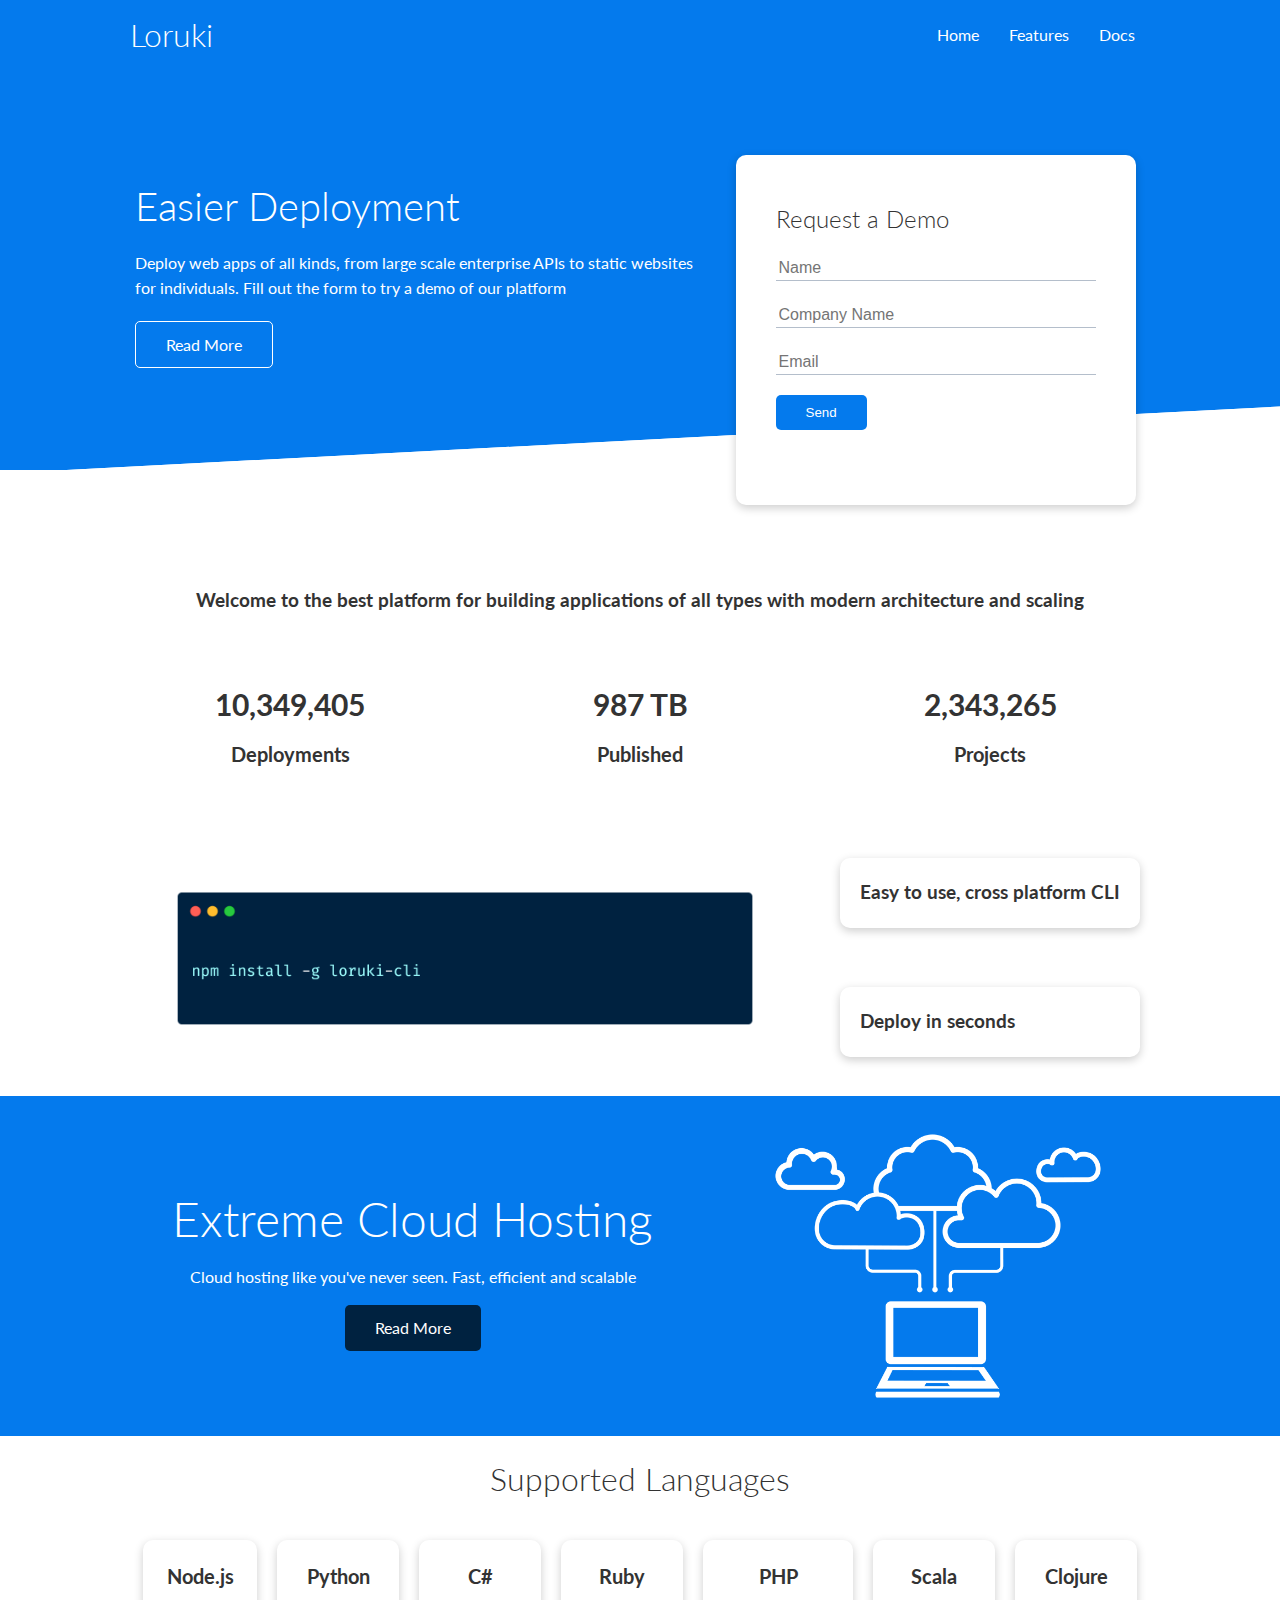
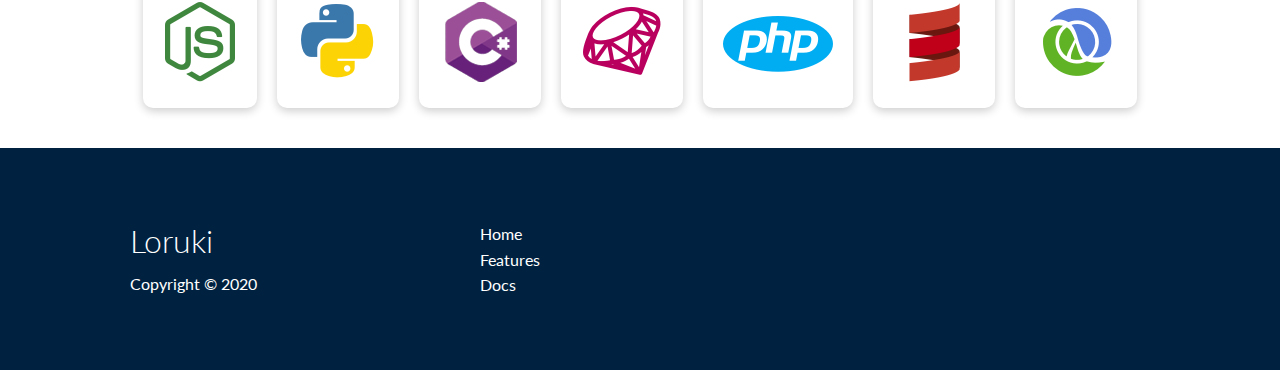
<file: index.html>
<!DOCTYPE html>
<html lang="en">

<head>
    <meta charset="UTF-8">
    <meta http-equiv="X-UA-Compatible" content="IE=edge">
    <meta name="viewport" content="width=device-width, initial-scale=1.0">
    <link rel="stylesheet" href="https://cdnjs.cloudflare.com/ajax/libs/font-awesome/5.15.3/css/all.min.css" integrity="sha512-iBBXm8fW90+nuLcSKlbmrPcLa0OT92xO1BIsZ+ywDWZCvqsWgccV3gFoRBv0z+8dLJgyAHIhR35VZc2oM/gI1w==" crossorigin="anonymous" referrerpolicy="no-referrer"
    />
    <link rel="stylesheet" href="style.css">
    <title>Loruki | Cloud Hosting For Everyone</title>


</head>

<body>
    <!-- Navbar -->
    <div class="navbar">
        <div class="container flex">
            <h1>Loruki</h1>
            <nav>
                <ul>
                    <li><a href="index.html">Home</a></li>
                    <li><a href="features.html">Features</a></li>
                    <li><a href="docs.html">Docs</a></li>
                </ul>
            </nav>
        </div>
    </div>
    <!-- showcase -->

    <section class="showcase">
        <div class="container grid">
            <div class="showcase-text">
                <h1>Easier Deployment</h1>
                <p>Deploy web apps of all kinds, from large scale enterprise APIs to static websites for individuals. Fill out the form to try a demo of our platform</p>
                <a href="#" class="btn btn-outline ">Read More</a>
            </div>

            <div class="showcase-form card">
                <h2>Request a Demo</h2>
                <form>
                    <div class="form-control">
                        <input type="text" name="name" placeholder="Name" required>
                    </div>
                    <div class="form-control">
                        <input type="text" name="company" placeholder="Company Name" required>
                    </div>
                    <div class="form-control">
                        <input type="email" name="email" placeholder="Email" required>
                    </div>
                    <div class="form-control">
                        <input type="submit" value="Send" class="btn">
                    </div>
                </form>
            </div>
        </div>
    </section>

    <!--State-->
    <section class="stats">
        <div class="container">
            <h3 class="stats-heading text-center my-1">
                Welcome to the best platform for building applications of all types with modern architecture and scaling
            </h3>

            <div class="grid grid3 text-center my-5">
                <div>
                    <i class="fas fa-server fa-3x"></i>
                    <h3>10,349,405</h3>
                    <p class="text-secondary">Deployments</p>
                </div>
                <div>
                    <i class="fas fa-upload fa-3x"></i>
                    <h3>987 TB</h3>
                    <p class="text-secondary">Published</p>
                </div>
                <div>
                    <i class="fas fa-project-diagram fa-3x"></i>
                    <h3>2,343,265</h3>
                    <p class="text-secondary">Projects</p>
                </div>
            </div>
        </div>
    </section>

    <!-- Cli -->

    <section class="cli">
        <div class="container grid">
            <img src="images/cli.png" alt="">

            <div class="card">
                <h3>Easy to use, cross platform CLI</h3>
            </div>
            <div class="card">
                <h3>Deploy in seconds
                </h3>
            </div>

        </div>
    </section>

    <!-- Cloud -->

    <section class="cloud bg-primary my-2 py-2">
        <div class="container grid">
            <div class="text-center">
                <h1 class="lg">Extreme Cloud Hosting</h1>
                <p class="ld my-1"> Cloud hosting like you've never seen. Fast, efficient and scalable</p>
                <a href="#" class="btn btn-dark">Read More</a>
            </div>
            <img src="images/cloud.png">
        </div>
    </section>

    <!-- Language -->
    <section class="language">
        <h2 class="md text-center my-2"> Supported Languages</h2>
        <div class=" container flex">
            <div class="card">
                <h4>Node.js</h4>
                <img src="images/logos/node.png" alt="">
            </div>
            <div class="card">
                <h4>Python</h4>
                <img src="images/logos/python.png" alt="">
            </div>
            <div class="card">
                <h4>C#</h4>
                <img src="images/logos/csharp.png" alt="">
            </div>
            <div class="card">
                <h4>Ruby</h4>
                <img src="images/logos/ruby.png" alt="">
            </div>
            <div class="card">
                <h4>PHP</h4>
                <img src="images/logos/php.png" alt="">
            </div>
            <div class="card">
                <h4>Scala</h4>
                <img src="images/logos/scala.png" alt="">
            </div>
            <div class="card">
                <h4>Clojure</h4>
                <img src="images/logos/clojure.png" alt="">
            </div>
        </div>
    </section>

    <!-- Footer -->
    <footer class="footer bg-dark py-5">
        <div class="container grid grid3">
            <div>
                <h1>Loruki
                </h1>
                <p>Copyright &copy; 2020</p>
            </div>
            <nav>
                <ul>
                    <li><a href="index.html">Home</a></li>
                    <li><a href="features.html">Features</a></li>
                    <li><a href="docs.html">Docs</a></li>
                </ul>
            </nav>
            <div class="social">
                <a href="#"><i class="fab fa-github fa-2x"></i></a>
                <a href="#"><i class="fab fa-facebook fa-2x"></i></a>
                <a href="#"><i class="fab fa-instagram fa-2x"></i></a>
                <a href="#"><i class="fab fa-twitter fa-2x"></i></a>
            </div>
        </div>
    </footer>


</body>

</html>
</file>
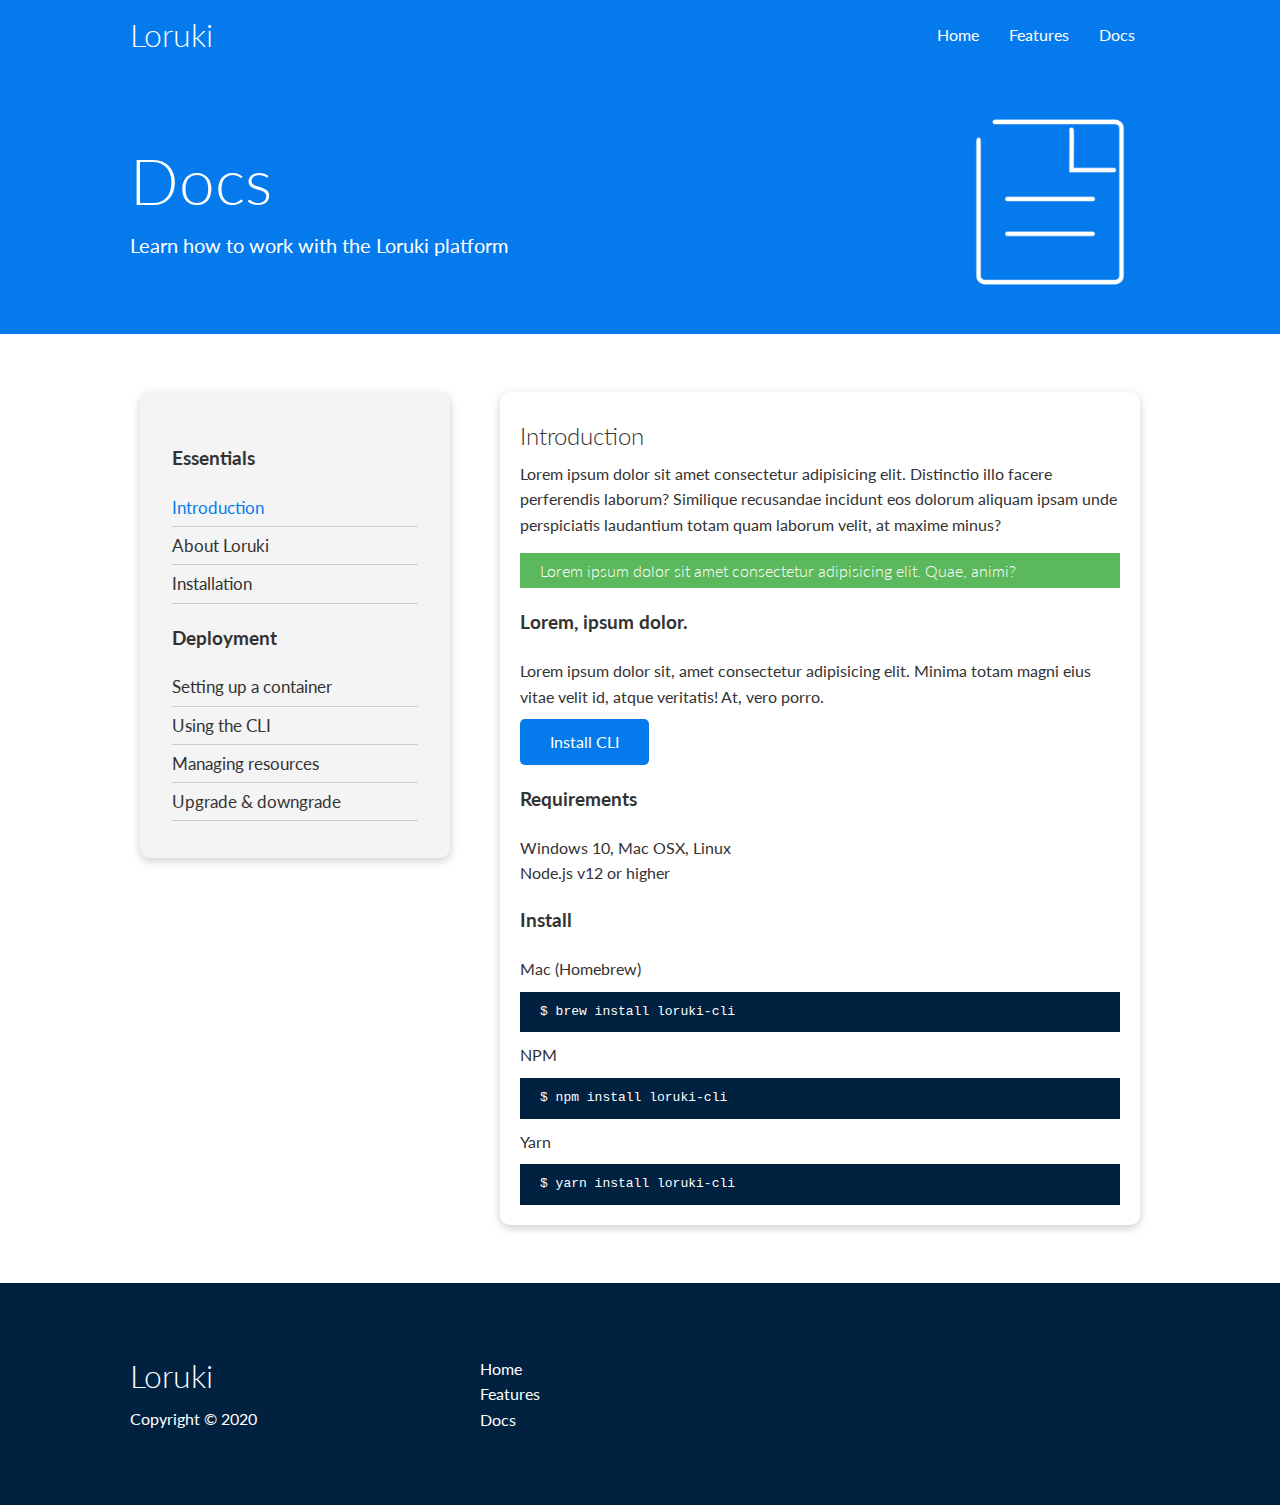
<file: docs.html>
<!DOCTYPE html>
<html lang="en">

<head>
    <meta charset="UTF-8">
    <meta http-equiv="X-UA-Compatible" content="IE=edge">
    <meta name="viewport" content="width=device-width, initial-scale=1.0">
    <link rel="stylesheet" href="https://cdnjs.cloudflare.com/ajax/libs/font-awesome/5.15.3/css/all.min.css" integrity="sha512-iBBXm8fW90+nuLcSKlbmrPcLa0OT92xO1BIsZ+ywDWZCvqsWgccV3gFoRBv0z+8dLJgyAHIhR35VZc2oM/gI1w==" crossorigin="anonymous" referrerpolicy="no-referrer"
    />
    <link rel="stylesheet" href="style.css">
    <title>Loruki | Cloud Hosting For Everyone</title>


</head>

<body>
    <!-- Navbar -->
    <div class="navbar">
        <div class="container flex">
            <h1>Loruki</h1>
            <nav>
                <ul>
                    <li><a href="index.html">Home</a></li>
                    <li><a href="features.html">Features</a></li>
                    <li><a href="docs.html">Docs</a></li>
                </ul>
            </nav>
        </div>
    </div>

    <!-- Docs -->
    <section class="docs-head bg-primary py-3">
        <div class="container grid">
            <div>
                <h1 class="xl">Docs</h1>
                <p class="lead"> Learn how to work with the Loruki platform</p>
            </div>
            <img src="images/docs.png" alt="">
        </div>
    </section>

    <!-- Docs main -->
    <section class="docs-main my-4">
        <div class="container grid">
            <div class="card bg-light p-3">
                <h3 class="my-2">Essentials</h3>
                <nav>
                    <ul>
                        <li><a class="text-primary" href="#">Introduction</a></li>
                        <li><a href="#">About Loruki</a></li>
                        <li><a href="#">Installation</a></li>
                    </ul>
                </nav>

                <h3 class="my-2">Deployment</h3>
                <nav>
                    <ul>
                        <li><a href="#">Setting up a container</a></li>
                        <li><a href="#">Using the CLI</a></li>
                        <li><a href="#">Managing resources</a></li>
                        <li><a href="#">Upgrade & downgrade</a></li>
                    </ul>
                </nav>
            </div>
            <div class="card">
                <h2>Introduction</h2>
                <p>Lorem ipsum dolor sit amet consectetur adipisicing elit. Distinctio illo facere perferendis laborum? Similique recusandae incidunt eos dolorum aliquam ipsam unde perspiciatis laudantium totam quam laborum velit, at maxime minus?</p>

                <div class="alert alert-success">
                    <i class="fas fa-info"></i> Lorem ipsum dolor sit amet consectetur adipisicing elit. Quae, animi?
                </div>

                <h3>Lorem, ipsum dolor.</h3>
                <p>Lorem ipsum dolor sit, amet consectetur adipisicing elit. Minima totam magni eius vitae velit id, atque veritatis! At, vero porro.</p>
                <a href="#" class="btn btn-primary">Install CLI</a>

                <h3>Requirements</h3>
                <ul>
                    <li>Windows 10, Mac OSX, Linux</li>
                    <li>Node.js v12 or higher</li>
                </ul>

                <h3>Install</h3>
                <p>Mac (Homebrew)</p>
                <pre><code>$ brew install loruki-cli</code></pre>
                <p>NPM</p>
                <pre><code>$ npm install loruki-cli</code></pre>
                <p>Yarn</p>
                <pre><code>$ yarn install loruki-cli</code></pre>

            </div>
        </div>
    </section>


    <!-- Footer -->
    <footer class="footer bg-dark py-5">
        <div class="container grid grid3">
            <div>
                <h1>Loruki
                </h1>
                <p>Copyright &copy; 2020</p>
            </div>
            <nav>
                <ul>
                    <li><a href="index.html">Home</a></li>
                    <li><a href="features.html">Features</a></li>
                    <li><a href="docs.html">Docs</a></li>
                </ul>
            </nav>
            <div class="social">
                <a href="#"><i class="fab fa-github fa-2x"></i></a>
                <a href="#"><i class="fab fa-facebook fa-2x"></i></a>
                <a href="#"><i class="fab fa-instagram fa-2x"></i></a>
                <a href="#"><i class="fab fa-twitter fa-2x"></i></a>
            </div>
        </div>
    </footer>


</body>

</html>
</file>
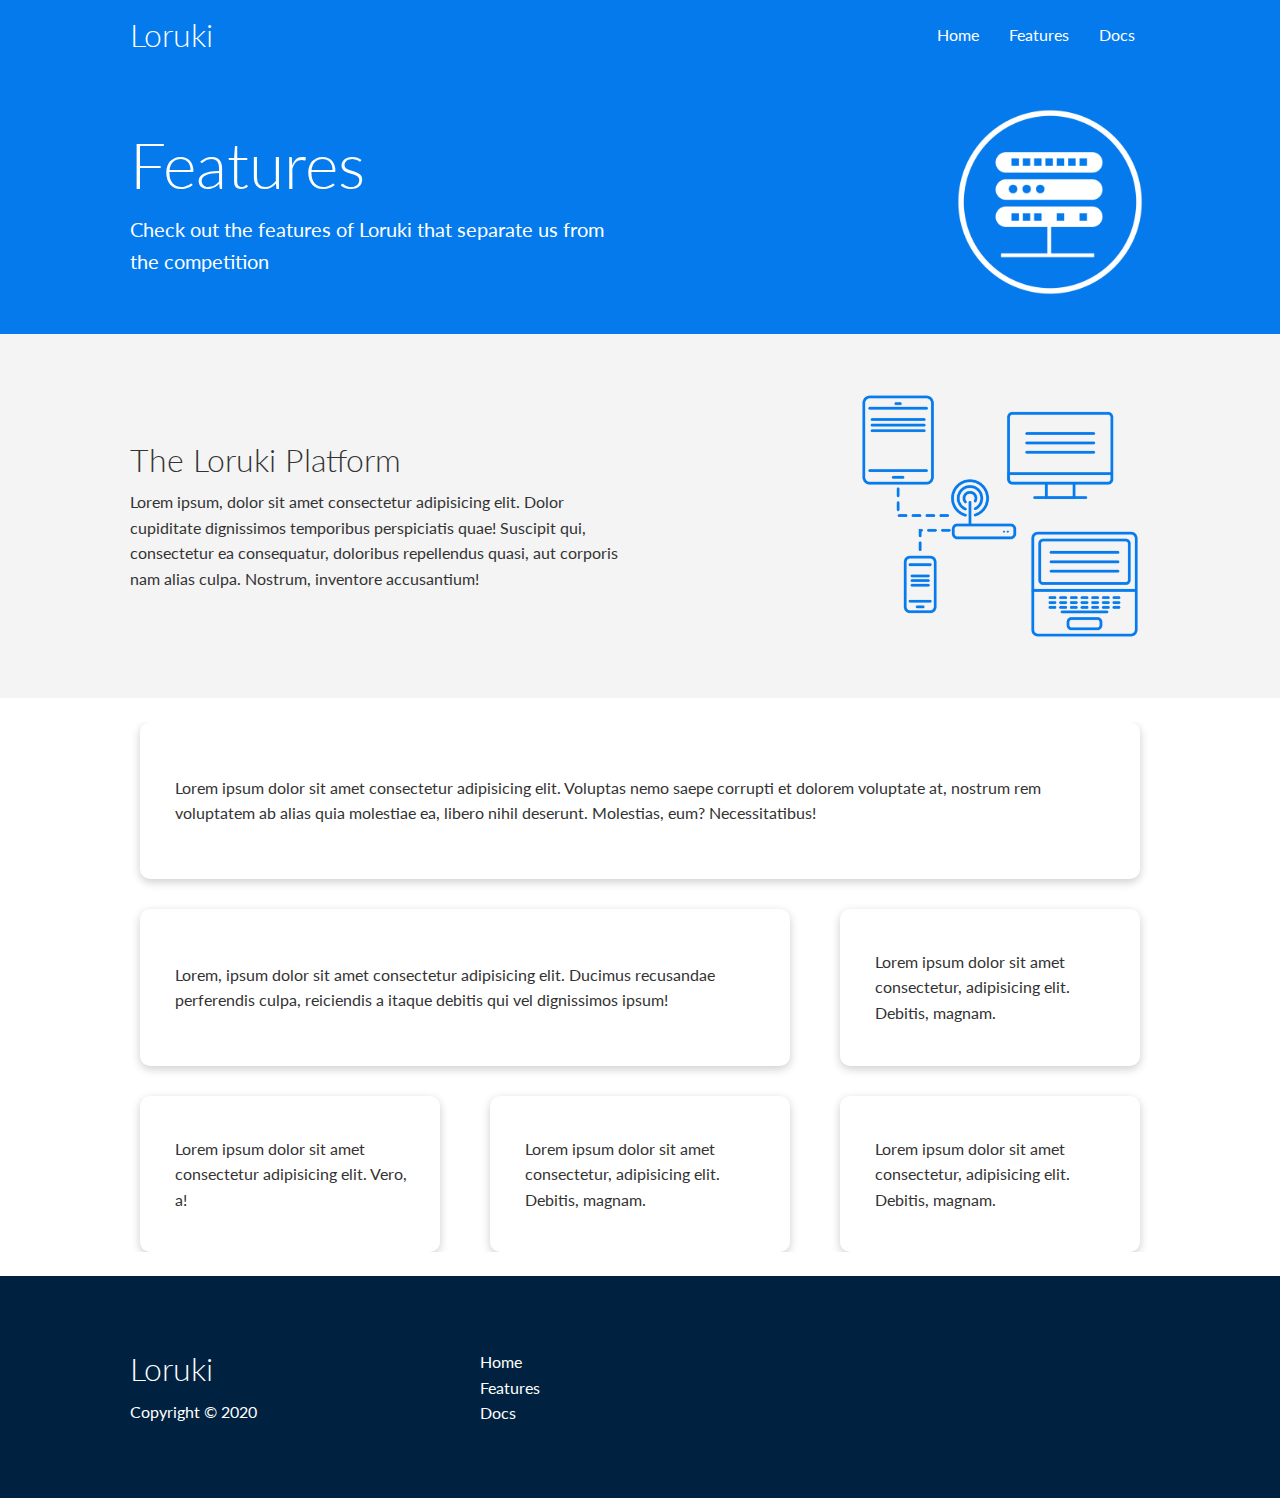
<file: features.html>
<!DOCTYPE html>
<html lang="en">

<head>
    <meta charset="UTF-8">
    <meta http-equiv="X-UA-Compatible" content="IE=edge">
    <meta name="viewport" content="width=device-width, initial-scale=1.0">
    <link rel="stylesheet" href="https://cdnjs.cloudflare.com/ajax/libs/font-awesome/5.15.3/css/all.min.css" integrity="sha512-iBBXm8fW90+nuLcSKlbmrPcLa0OT92xO1BIsZ+ywDWZCvqsWgccV3gFoRBv0z+8dLJgyAHIhR35VZc2oM/gI1w==" crossorigin="anonymous" referrerpolicy="no-referrer"
    />
    <link rel="stylesheet" href="style.css">
    <title>Loruki | Cloud Hosting For Everyone</title>


</head>

<body>
    <!-- Navbar -->
    <div class="navbar">
        <div class="container flex">
            <h1>Loruki</h1>
            <nav>
                <ul>
                    <li><a href="index.html">Home</a></li>
                    <li><a href="features.html">Features</a></li>
                    <li><a href="docs.html">Docs</a></li>
                </ul>
            </nav>
        </div>
    </div>


    <!-- Head -->

    <section class="features-head bg-primary py-3">
        <div class="container grid">
            <div>
                <h1 class="xl">Features</h1>
                <p class="lead">
                    Check out the features of Loruki that separate us from the competition
                </p>
            </div>
            <img src="images/server.png" alt="">
        </div>
    </section>

    <!-- Sub head -->
    <section class="features-sub-head bg-light py-3">
        <div class="container grid">
            <div>
                <h1 class="md">The Loruki Platform</h1>
                <p>
                    Lorem ipsum, dolor sit amet consectetur adipisicing elit. Dolor cupiditate dignissimos temporibus perspiciatis quae! Suscipit qui, consectetur ea consequatur, doloribus repellendus quasi, aut corporis nam alias culpa. Nostrum, inventore accusantium!
                </p>
            </div>
            <img src="images/server2.png" alt="">
        </div>
    </section>

    <section class="features-main my-2">
        <div class="container grid grid3">
            <div class="card flex">
                <i class="fas fa-server fa-3x"></i>
                <p>Lorem ipsum dolor sit amet consectetur adipisicing elit. Voluptas nemo saepe corrupti et dolorem voluptate at, nostrum rem voluptatem ab alias quia molestiae ea, libero nihil deserunt. Molestias, eum? Necessitatibus!</p>
            </div>
            <div class="card flex">
                <i class="fas fa-network-wired fa-3x"></i>
                <p>
                    Lorem, ipsum dolor sit amet consectetur adipisicing elit. Ducimus recusandae perferendis culpa, reiciendis a itaque debitis qui vel dignissimos ipsum!
                </p>
            </div>
            <div class="card flex">
                <i class="fas fa-laptop-code fa-3x"></i>
                <p>
                    Lorem ipsum dolor sit amet consectetur, adipisicing elit. Debitis, magnam.
                </p>
            </div>
            <div class="card flex">
                <i class="fas fa-database fa-3x"></i>
                <p>
                    Lorem ipsum dolor sit amet consectetur adipisicing elit. Vero, a!
                </p>
            </div>
            <div class="card flex">
                <i class="fas fa-power-off fa-3x"></i>
                <p>
                    Lorem ipsum dolor sit amet consectetur, adipisicing elit. Debitis, magnam.
                </p>
            </div>
            <div class="card flex">
                <i class="fas fa-upload fa-3x"></i>
                <p>
                    Lorem ipsum dolor sit amet consectetur, adipisicing elit. Debitis, magnam.
                </p>
            </div>
        </div>
    </section>


    <!-- Footer -->
    <footer class="footer bg-dark py-5">
        <div class="container grid grid3">
            <div>
                <h1>Loruki
                </h1>
                <p>Copyright &copy; 2020</p>
            </div>
            <nav>
                <ul>
                    <li><a href="index.html">Home</a></li>
                    <li><a href="features.html">Features</a></li>
                    <li><a href="docs.html">Docs</a></li>
                </ul>
            </nav>
            <div class="social">
                <a href="#"><i class="fab fa-github fa-2x"></i></a>
                <a href="#"><i class="fab fa-facebook fa-2x"></i></a>
                <a href="#"><i class="fab fa-instagram fa-2x"></i></a>
                <a href="#"><i class="fab fa-twitter fa-2x"></i></a>
            </div>
        </div>
    </footer>


</body>

</html>
</file>
<file: style.css>
@import url('https://fonts.googleapis.com/css2?family=Lato:wght@300&display=swap');
* {
    margin: 0;
    padding: 0;
    box-sizing: border-box;
}

:root {
    --primary-color: #047aed;
    --secondary-color: #1c3fa8;
    --dark-color: #002240;
    --light-color: #f4f4f4;
    --success-color: #5cb85c;
    --error-color: #d9534f;
}

body {
    font-family: 'Lato', sans-serif;
    line-height: 1.6;
    color: #333;
}

h1,
h2 {
    font-weight: 300;
    line-height: 1.2;
    margin: 10px 0;
}

p {
    margin: 10px 0;
}

img {
    width: 100%;
}

a {
    text-decoration: none;
    color: #333;
}

ul {
    list-style-type: none;
}


/*Navbar*/

.navbar {
    background: var(--primary-color);
    height: 70px;
    color: #fff;
}

.navbar .flex {
    justify-content: space-between;
}

.navbar ul {
    display: flex;
}

.navbar a {
    margin: 0 5px;
    padding: 10px;
    color: #fff;
}

.navbar a:hover {
    border-bottom: 2px solid #fff;
}


/*showcase*/

.showcase {
    background: var(--primary-color);
    color: #fff;
    height: 400px;
    position: relative;
}

.showcase-text {
    animation: slideInFromLeft 1s ease-in;
}

.showcase .grid {
    overflow: visible;
    grid-template-columns: 55% auto;
    -ms-grid-template-columns : 55% auto;
    gap: 30px;
}

.showcase .showcase-form {
    position: relative;
    top: 60px;
    height: 350px;
    width: 400px;
    padding: 40px;
    z-index: 1;
    justify-self: flex-end;
    animation: slideInFromRight 1s ease-in;
    -webkit-animation: slideInFromRight 1s ease-in;
}

.showcase-form .form-control {
    margin: 20px 0;
}

.showcase-form input[type='text'],
.showcase-form input[type='email'] {
    border: 0;
    outline: none;
    border-bottom: 1px solid #b4becb;
    width: 100%;
    padding: 3px;
    font-size: 16px;
}

.showcase::before,
.showcase::after {
    content: '';
    position: absolute;
    height: 100px;
    bottom: -70px;
    right: 0;
    left: 0;
    background: #fff;
    transform: skewY(-3deg);
    -webkit-transform: skewY(-3deg);
    -moz-transform: skewY(-3deg);
    -ms-transform: skewY(-3deg);
}

.showcase h1 {
    font-size: 40px;
}

.showcase p {
    margin: 20px 0;
}


/*stats*/

.stats {
    padding-top: 100px;
    animation: slideInFromBottom 1s ease-in;
}

.stats .grid h3 {
    font-size: 30px;
}

.stats .grid p {
    font-size: 20px;
    font-weight: bold;
}


/* Cli */

.cli .grid {
    grid-template-columns: repeat(3, 1fr);
    grid-template-rows: repeat(2, 1fr);
}

.cli .grid>*:first-child {
    grid-column: 1 / span 2;
    grid-row: 1 / span 2;
}


/* Cloud */

.cloud .grid {
    grid-template-columns: 4fr 3fr;
}


/* Langauge*/

.language .flex {
    flex-wrap: wrap;
}

.language .card {
    text-align: center;
    margin: 18px 10px 40px;
    transition: transform 0.2s ease-in;
}

.language .card h4 {
    font-size: 20px;
    margin-bottom: 10px;
}

.language .card:hover {
    transform: translateY(15px);
    -webkit-transform: translateY(15px);
    -moz-transform: translateY(15px);
    -ms-transform: translateY(15px);
    -o-transform: translateY(15px);
}


/* Footer */

.footer .social a {
    margin: 0 10px;
}


/*Features*/

.features-head img {
    width: 200px;
    justify-self: flex-end;
}

.features-sub-head img {
    width: 300px;
    justify-self: flex-end;
}

.features-main .grid3 { 
    grid-template-rows: repeat(3, 1fr);
}

.features-main .grid>*:first-child {
    grid-column: 1 / span 3;
}

.features-main .grid>*:nth-child(2) {
    grid-column: 1 / span 2;
}

.features-main .grid i {
    margin-right: 15px;
}


/* Docs */

.docs-head img {
    width: 200px;
    justify-self: flex-end;
}

.docs-main .grid {
    grid-template-columns: 1fr 2fr;
    align-items: flex-start;
}



.docs-main h3 {
    margin: 20px 0;
}

.text-primary {
    color: var(--primary-color);
}

.docs-main nav ul li {
    font-size: 17px;
    padding-bottom: 5px;
    margin-bottom: 5px;
    border-bottom: 1px solid #ccc;
}

.docs-main a:hover {
    font-weight: 600;
}

.alert {
    background: var(--success-color);
    color: #fff;
    padding: 5px 10px;
    margin: 15px 0;
    font-weight: 300;
}

.alert i {
    margin-right: 10px;
}

pre,
code {
    background: var(--dark-color);
    color: #fff;
    padding: 10px;
}


/* Tablets */

@media (max-width: 900px) {
    .grid,
    .showcase .grid,
    .stats .grid,
    .cli .grid,
    .cloud .grid,
    .features-head .grid,
    .docs-head .grid,
    .features-sub-head .grid,
    .features-main .grid,
    .docs-main .grid {
        grid-template-columns: 1fr;
        grid-template-rows: 1fr;
    }
    .showcase {
        height: auto;
    }
    .showcase .showcase-text {
        text-align: center;
        margin-top: 40px;
        animation: slideInFromTop 1s ease-in;
    }
    .showcase .showcase-form {
        justify-self: center;
        margin: auto;
        animation: slideInFromBottom 1s ease-in;
    }
    .features-head,
    .features-sub-head,
    .docs-head {
        text-align: center;
    }
    .features-head img,
    .features-sub-head img,
    .docs-head img {
        justify-self: center;
    }
    .features-main .grid>*:first-child,
    .features-main .grid>*:nth-child(2) {
        grid-column: 1;
    }
    .grid > *:first-child
}


/* Animation */

@keyframes slideInFromLeft {
    0% {
        transform: translateX(-100%);
    }
    100% {
        transform: translateX(0);
    }
}

@keyframes slideInFromRight {
    0% {
        transform: translateX(100%);
    }
    100% {
        transform: translateX(0);
    }
}

@keyframes slideInFromTop {
    0% {
        transform: translateY(-100%);
    }
    100% {
        transform: translateX(0);
    }
}

@keyframes slideInFromBottom {
    0% {
        transform: translateY(100%);
    }
    100% {
        transform: translateX(0);
    }
}


/* Mobiles */

@media (max-width: 500px) {
    .navbar {
        height: 110px;
    }
    .navbar .flex {
        flex-direction: column;
    }
    .navbar ul {
        padding: 10px;
        background-color: rgba(0, 0, 0, 0.1);
    }
}


/*Utilties*/

.container {
    max-width: 1100px;
    margin: 0 auto;
    overflow: auto;
    padding: 0 40px;
}

.card {
    background-color: #fff;
    border-radius: 10px;
    color: #333;
    box-shadow: 0px 3px 10px rgba(0, 0, 0, 0.2);
    margin: 10px;
    padding: 20px;
}

.btn {
    display: inline-block;
    background: var(--primary-color);
    padding: 10px 30px;
    border: none;
    color: #fff;
    cursor: pointer;
    border-radius: 5px;
}

.btn:hover {
    transform: scale(0.98);
}

.btn-outline {
    background-color: transparent;
    border: 1px solid #fff;
}

.text-center {
    text-align: center;
}

.flex {
    display: flex;
    justify-content: center;
    align-items: center;
    height: 100%;
}

.grid {
    display: grid;
    grid-template-columns: repeat(2, 1fr);
  gap: 30px;
    justify-content: center;
    align-items: center;
    height: 100%;
}

.grid3 {
    grid-template-columns: repeat(3, 1fr);
}


/* Margin */

.my-1 {
    margin: 1rem 0;
}

.my-2 {
    margin: 1.5rem 0;
}

.my-3 {
    margin: 2rem 0;
}

.my-4 {
    margin: 3rem 0;
}

.my-5 {
    margin: 4rem 0;
}

.m-1 {
    margin: 1rem;
}

.m-2 {
    margin: 1.5rem;
}

.m-3 {
    margin: 2rem;
}

.m-4 {
    margin: 3rem;
}

.m-5 {
    margin: 4rem;
}


/* Padding */

.py-1 {
    padding: 1rem 0;
}

.py-2 {
    padding: 1.5rem 0;
}

.py-3 {
    padding: 2rem 0;
}

.py-4 {
    padding: 3rem 0;
}

.py-5 {
    padding: 4rem 0;
}

.p-1 {
    padding: 1rem;
}

.p-2 {
    padding: 1.5rem;
}

.p-3 {
    padding: 2rem;
}

.p-4 {
    padding: 3rem;
}

.p-5 {
    padding: 4rem;
}


/* Backgrounds & colored buttons */

.bg-primary,
.btn-primary {
    background-color: var(--primary-color);
    color: #fff;
}

.bg-secondary,
.btn-secondary {
    background-color: var(--secondary-color);
    color: #fff;
}

.bg-dark,
.btn-dark {
    background-color: var(--dark-color);
    color: #fff;
}

.bg-light,
.btn-light {
    background-color: var(--light-color);
    color: #333;
}

.bg-primary a,
.btn-primary a,
.bg-secondary a,
.btn-secondary a,
.bg-dark a,
.btn-dark a {
    color: #fff;
}


/* Text sizes */

.lead {
    font-size: 20px;
}

.sm {
    font-size: 1rem;
}

.md {
    font-size: 2rem;
}

.lg {
    font-size: 3rem;
}

.xl {
    font-size: 4rem;
}
</file>
